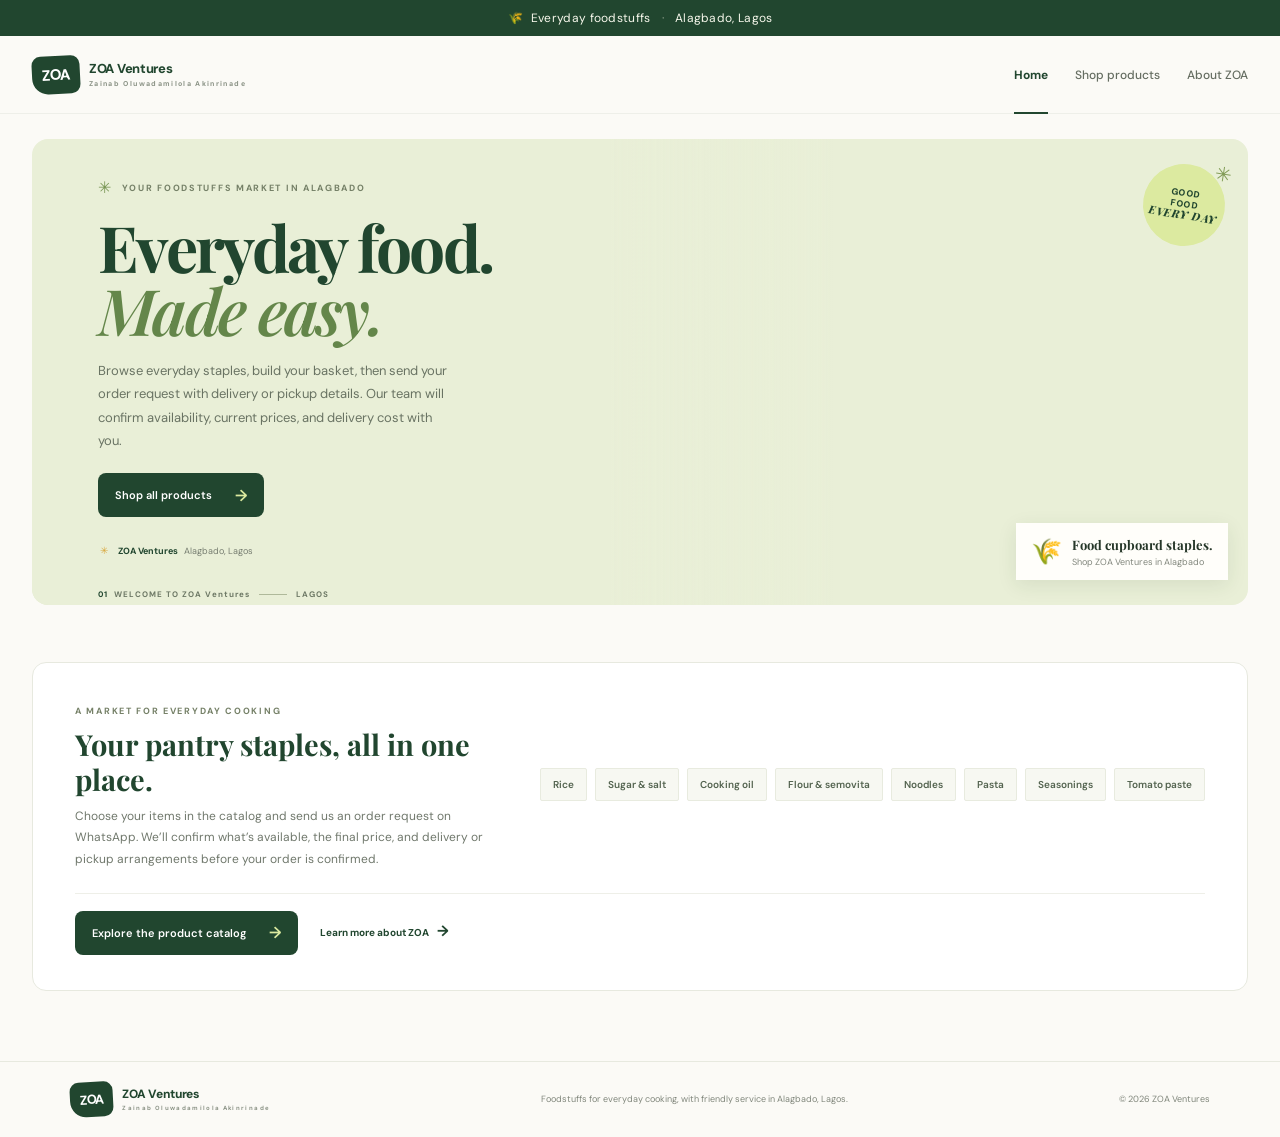
<file: index.html>
<!doctype html>
<html lang="en">
  <head>
    <meta charset="UTF-8" />
    <meta name="viewport" content="width=device-width, initial-scale=1.0" />
    <meta name="theme-color" content="#f8f8f3" />
    <meta name="description" content="Welcome to ZOA Market in Alagbado, Lagos. Shop everyday foodstuffs including rice, sugar, cooking oil, salt, seasonings, tomato paste, flour, noodles, and pasta." />
    <title>ZOA Ventures — Home</title>
    <link rel="preconnect" href="https://fonts.googleapis.com" />
    <link rel="preconnect" href="https://fonts.gstatic.com" crossorigin />
    <link href="https://fonts.googleapis.com/css2?family=DM+Sans:wght@400;500;600;700;800&family=Playfair+Display:wght@600;700;800&display=swap" rel="stylesheet" />
    <link rel="stylesheet" href="main.css" />
  </head>
  <body class="home-page">
    <div class="announcement"><span>🌾</span> Everyday foodstuffs <span class="announcement-divider">·</span> Alagbado, Lagos</div>

    <header class="site-header home-header">
      <a class="brand" href="index.html" aria-label="ZOA Ventures home">
        <span class="brand-mark">ZOA</span>
        <span class="brand-name">ZOA Ventures<span>Zainab Oluwadamilola Akinrinade</span></span>
      </a>
      <nav class="home-nav" aria-label="Main navigation">
        <a class="nav-link active" href="index.html" aria-current="page">Home</a>
        <a class="nav-link" href="product.html">Shop products</a>
        <a class="nav-link" href="about.html">About ZOA</a>
      </nav>
    </header>

    <main>
      <section class="hero home-hero" aria-labelledby="hero-title">
        <div class="hero-copy">
          <div class="eyebrow"><span class="eyebrow-icon">✳</span> YOUR FOODSTUFFS MARKET IN ALAGBADO</div>
          <h1 id="hero-title">Everyday food.<br /><em>Made easy.</em></h1>
          <p>Browse everyday staples, build your basket, then send your order request with delivery or pickup details. Our team will confirm availability, current prices, and delivery cost with you.</p>
          <a class="primary-button" href="product.html">Shop all products <span>→</span></a>
          <div class="hero-proof"><span class="proof-stars">✳</span><span><strong>ZOA Ventures</strong> &nbsp; Alagbado, Lagos</span></div>
        </div>
        <div class="hero-art" role="img" aria-label="A sack of rice, a staple food available at ZOA Ventures">
          <div class="hero-image"></div>
          <div class="floating-note"><span class="note-icon">🌾</span><span><strong>Food cupboard staples.</strong><small>Shop ZOA Ventures in Alagbado</small></span></div>
          <div class="hero-sticker"><span>GOOD<br />FOOD<br /><i>EVERY DAY</i></span><span class="sticker-flower">✳</span></div>
        </div>
        <div class="hero-bottom-label"><span>01</span> &nbsp; WELCOME TO ZOA Ventures <span class="label-line"></span> LAGOS</div>
      </section>

      <section class="home-intro">
        <div>
          <span class="section-kicker">A MARKET FOR EVERYDAY COOKING</span>
          <h2>Your pantry staples, all in one place.</h2>
          <p>Choose your items in the catalog and send us an order request on WhatsApp. We’ll confirm what’s available, the final price, and delivery or pickup arrangements before your order is confirmed.</p>
        </div>
        <div class="home-category-list" aria-label="Foodstuff categories">
          <span>Rice</span><span>Sugar & salt</span><span>Cooking oil</span><span>Flour & semovita</span><span>Noodles</span><span>Pasta</span><span>Seasonings</span><span>Tomato paste</span>
        </div>
        <div class="home-cta-row">
          <a class="primary-button" href="product.html">Explore the product catalog <span>→</span></a>
          <a class="text-link" href="about.html">Learn more about ZOA <span>→</span></a>
        </div>
      </section>
    </main>

    <footer class="site-footer">
      <a class="brand footer-brand" href="index.html"><span class="brand-mark">ZOA</span><span class="brand-name">ZOA Ventures<span>Zainab Oluwadamilola Akinrinade</span></span></a>
      <p>Foodstuffs for everyday cooking, with friendly service in Alagbado, Lagos.</p>
      <span>© 2026 ZOA Ventures</span>
    </footer>
  </body>
</html>
</file>
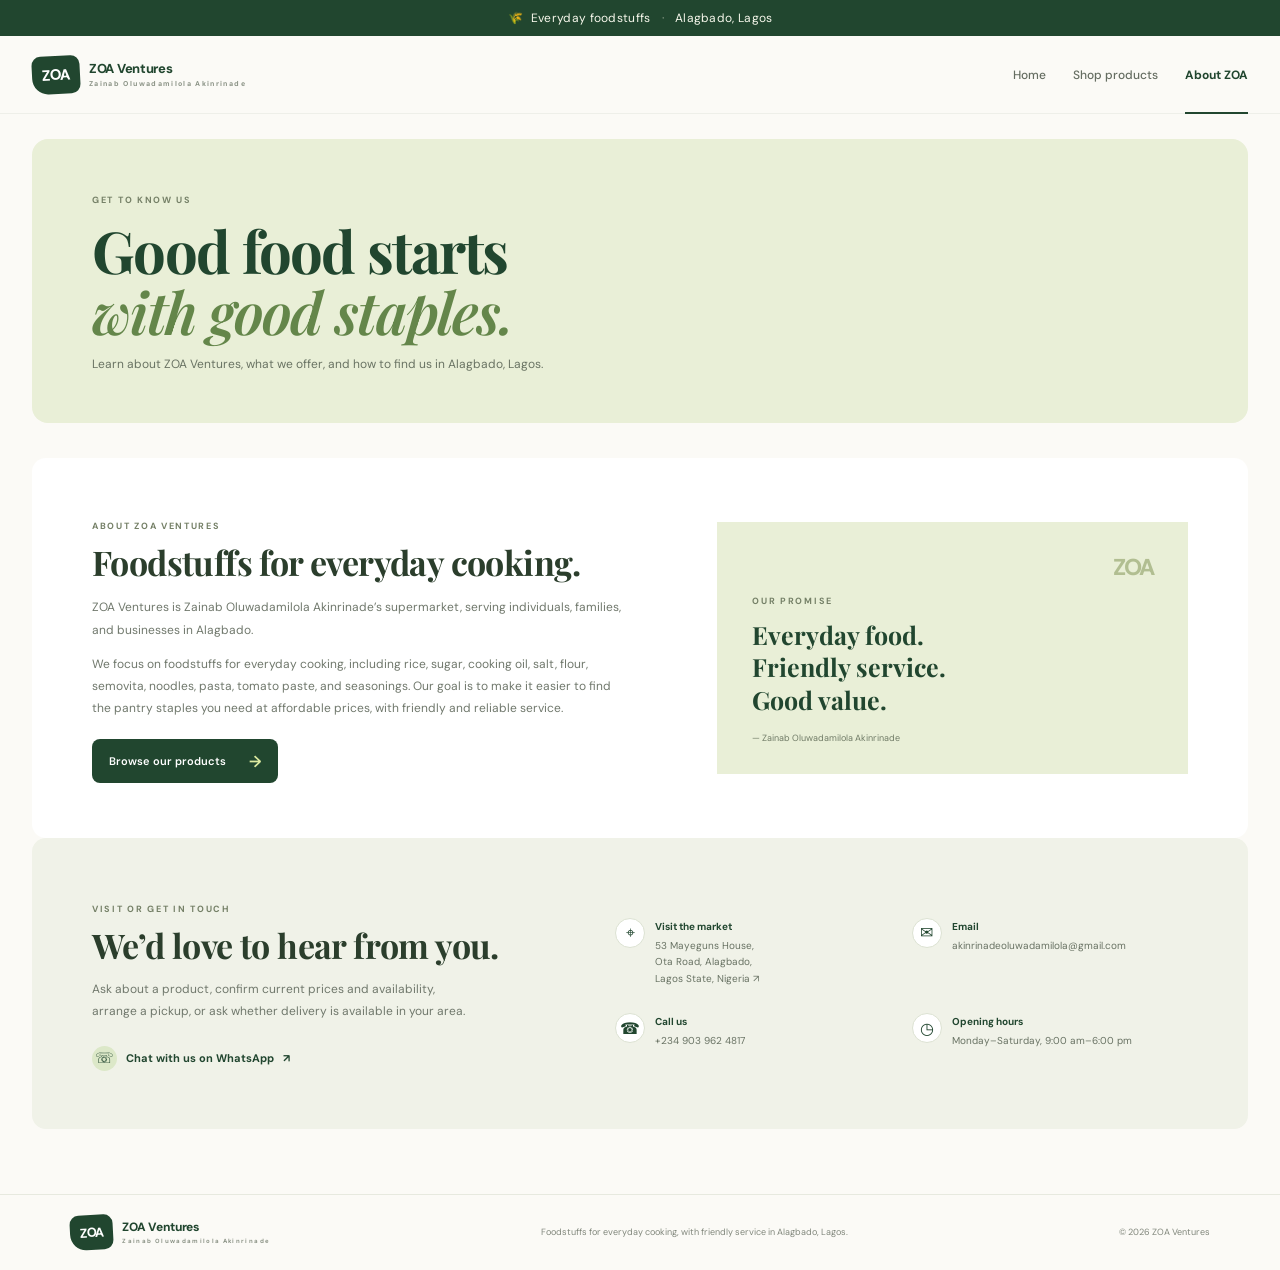
<file: about.html>
<!doctype html>
<html lang="en">
  <head>
    <meta charset="UTF-8" />
    <meta name="viewport" content="width=device-width, initial-scale=1.0" />
    <meta name="theme-color" content="#f8f8f3" />
    <meta name="description" content="Learn about ZOA Ventures, owned by Zinab Oluwadamilola Akinrinade, and find our contact information in Alagbado, Lagos." />
    <title>About & Contact — ZOA Ventures</title>
    <link rel="preconnect" href="https://fonts.googleapis.com" />
    <link rel="preconnect" href="https://fonts.gstatic.com" crossorigin />
    <link href="https://fonts.googleapis.com/css2?family=DM+Sans:wght@400;500;600;700;800&family=Playfair+Display:wght@600;700;800&display=swap" rel="stylesheet" />
    <link rel="stylesheet" href="main.css" />
  </head>
  <body class="about-page">
    <div class="announcement"><span>🌾</span> Everyday foodstuffs <span class="announcement-divider">·</span> Alagbado, Lagos</div>

    <header class="site-header home-header">
      <a class="brand" href="index.html" aria-label="ZOA Ventures home">
        <span class="brand-mark">ZOA</span>
        <span class="brand-name">ZOA Ventures<span>Zainab Oluwadamilola Akinrinade</span></span>
      </a>
      <nav class="home-nav" aria-label="Main navigation">
        <a class="nav-link" href="index.html">Home</a>
        <a class="nav-link" href="product.html">Shop products</a>
        <a class="nav-link active" href="about.html" aria-current="page">About ZOA</a>
      </nav>
    </header>

    <main>
      <section class="about-page-hero">
        <span class="section-kicker">GET TO KNOW US</span>
        <h1>Good food starts<br /><em>with good staples.</em></h1>
        <p>Learn about ZOA Ventures, what we offer, and how to find us in Alagbado, Lagos.</p>
      </section>

      <section class="about-section about-page-section" id="about">
        <div class="about-copy">
          <span class="section-kicker">ABOUT ZOA VENTURES</span>
          <h2>Foodstuffs for everyday cooking.</h2>
          <p>ZOA Ventures is Zainab Oluwadamilola Akinrinade’s supermarket, serving individuals, families, and businesses in Alagbado.</p>
          <p>We focus on foodstuffs for everyday cooking, including rice, sugar, cooking oil, salt, flour, semovita, noodles, pasta, tomato paste, and seasonings. Our goal is to make it easier to find the pantry staples you need at affordable prices, with friendly and reliable service.</p>
          <a class="primary-button" href="product.html">Browse our products <span>→</span></a>
        </div>
        <div class="about-highlight">
          <span class="about-highlight-mark">ZOA</span>
          <span class="section-kicker">OUR PROMISE</span>
          <strong>Everyday food.<br />Friendly service.<br />Good value.</strong>
          <span class="about-owner">— Zainab Oluwadamilola Akinrinade</span>
        </div>
      </section>

      <section class="contact-section about-contact-section" id="contact">
        <div class="contact-intro">
          <span class="section-kicker">VISIT OR GET IN TOUCH</span>
          <h2>We’d love to hear from you.</h2>
          <p>Ask about a product, confirm current prices and availability, arrange a pickup, or ask whether delivery is available in your area.</p>
          <a class="contact-whatsapp" href="https://wa.me/2349039624817" target="_blank" rel="noopener noreferrer"><span>☏</span> Chat with us on WhatsApp <span>↗</span></a>
        </div>
        <div class="contact-details">
          <div class="contact-detail"><span class="contact-detail-icon">⌖</span><span><strong>Visit the market</strong><a href="https://www.google.com/maps/search/?api=1&amp;query=53%20Mayeguns%20House%2C%20Ota%20Road%2C%20Alagbado%2C%20Lagos%20State%2C%20Nigeria" target="_blank" rel="noopener noreferrer">53 Mayeguns House,<br />Ota Road, Alagbado,<br />Lagos State, Nigeria <span>↗</span></a></span></div>
          <div class="contact-detail"><span class="contact-detail-icon">✉</span><span><strong>Email</strong><a href="mailto:akinrinadeoluwadamilola@gmail.com">akinrinadeoluwadamilola@gmail.com</a></span></div>
          <div class="contact-detail"><span class="contact-detail-icon">☎</span><span><strong>Call us</strong><a href="tel:+2349039624817">+234 903 962 4817</a></span></div>
          <div class="contact-detail"><span class="contact-detail-icon">◷</span><span><strong>Opening hours</strong><span>Monday–Saturday, 9:00 am–6:00 pm</span></span></div>
        </div>
      </section>
    </main>

    <footer class="site-footer">
      <a class="brand footer-brand" href="index.html"><span class="brand-mark">ZOA</span><span class="brand-name">ZOA Ventures<span>Zainab Oluwadamilola Akinrinade</span></span></a>
      <p>Foodstuffs for everyday cooking, with friendly service in Alagbado, Lagos.</p>
      <span>© 2026 ZOA Ventures</span>
    </footer>
  </body>
</html>
</file>
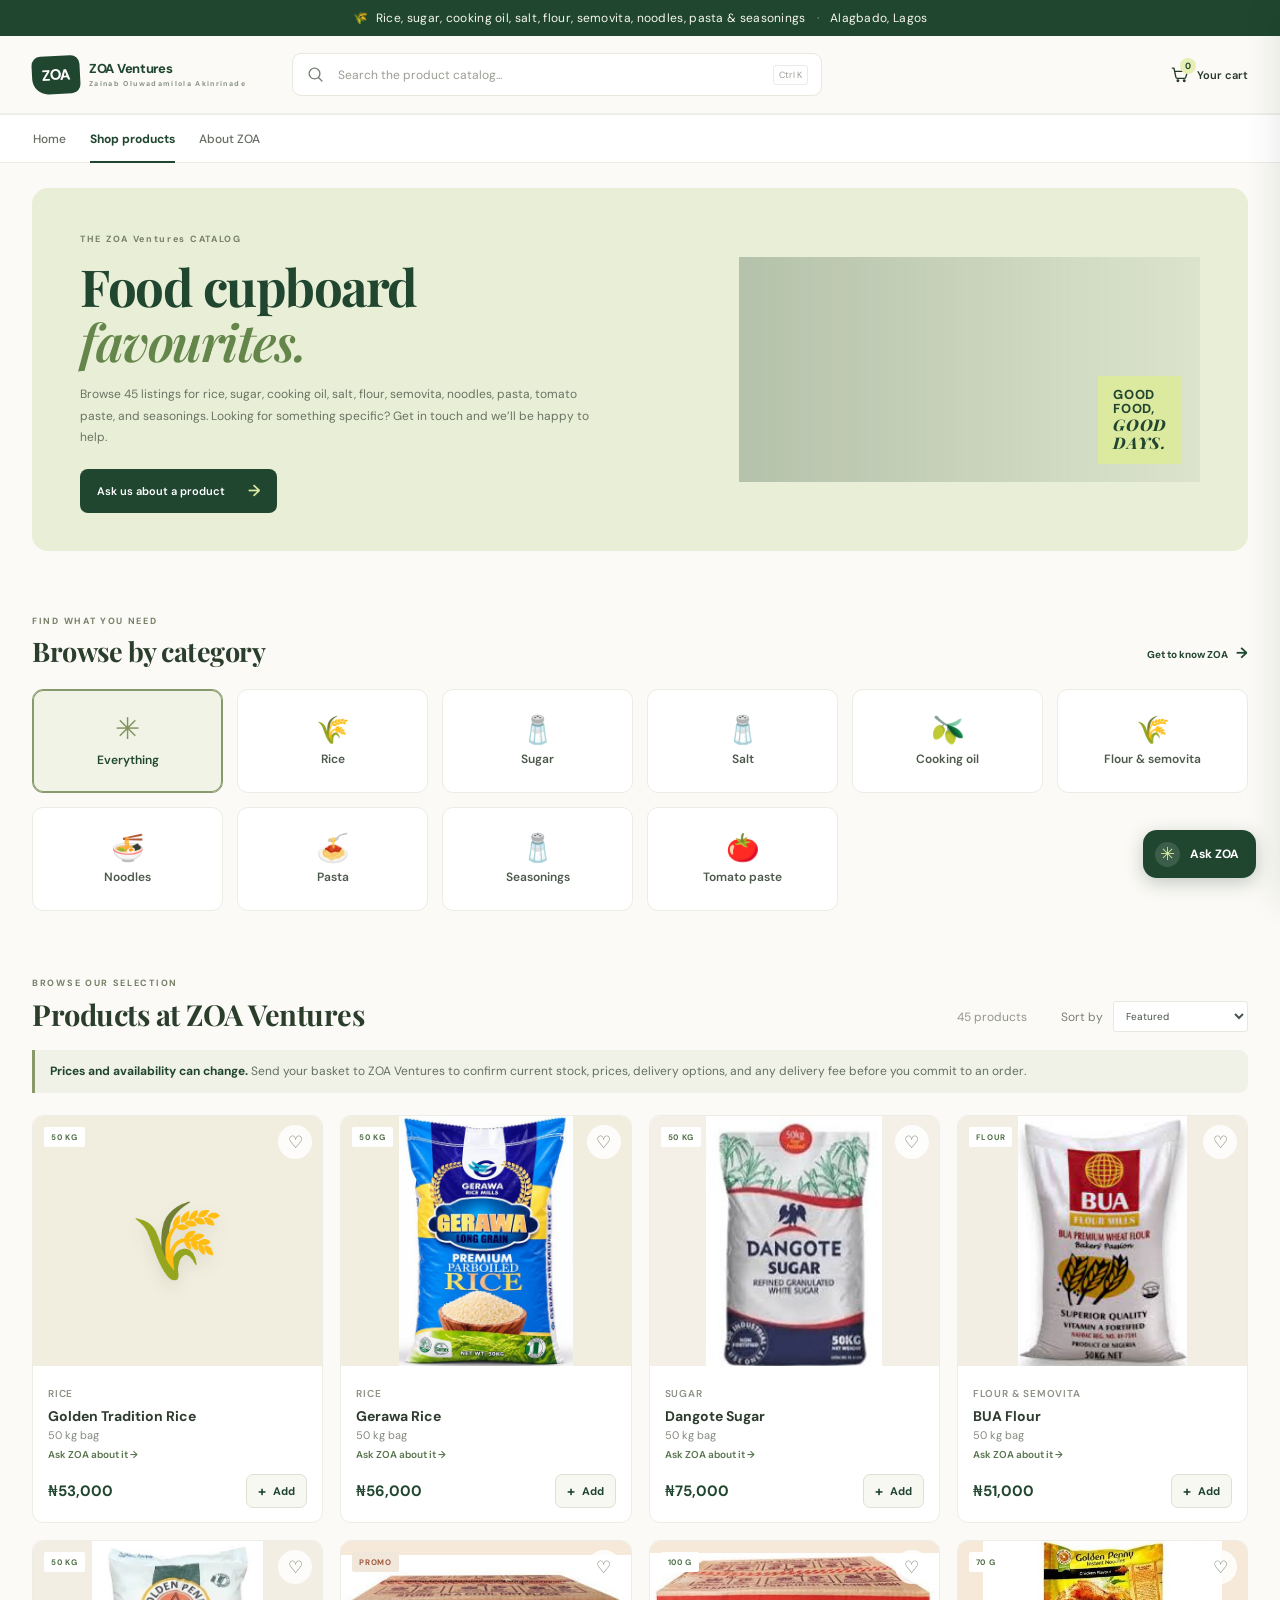
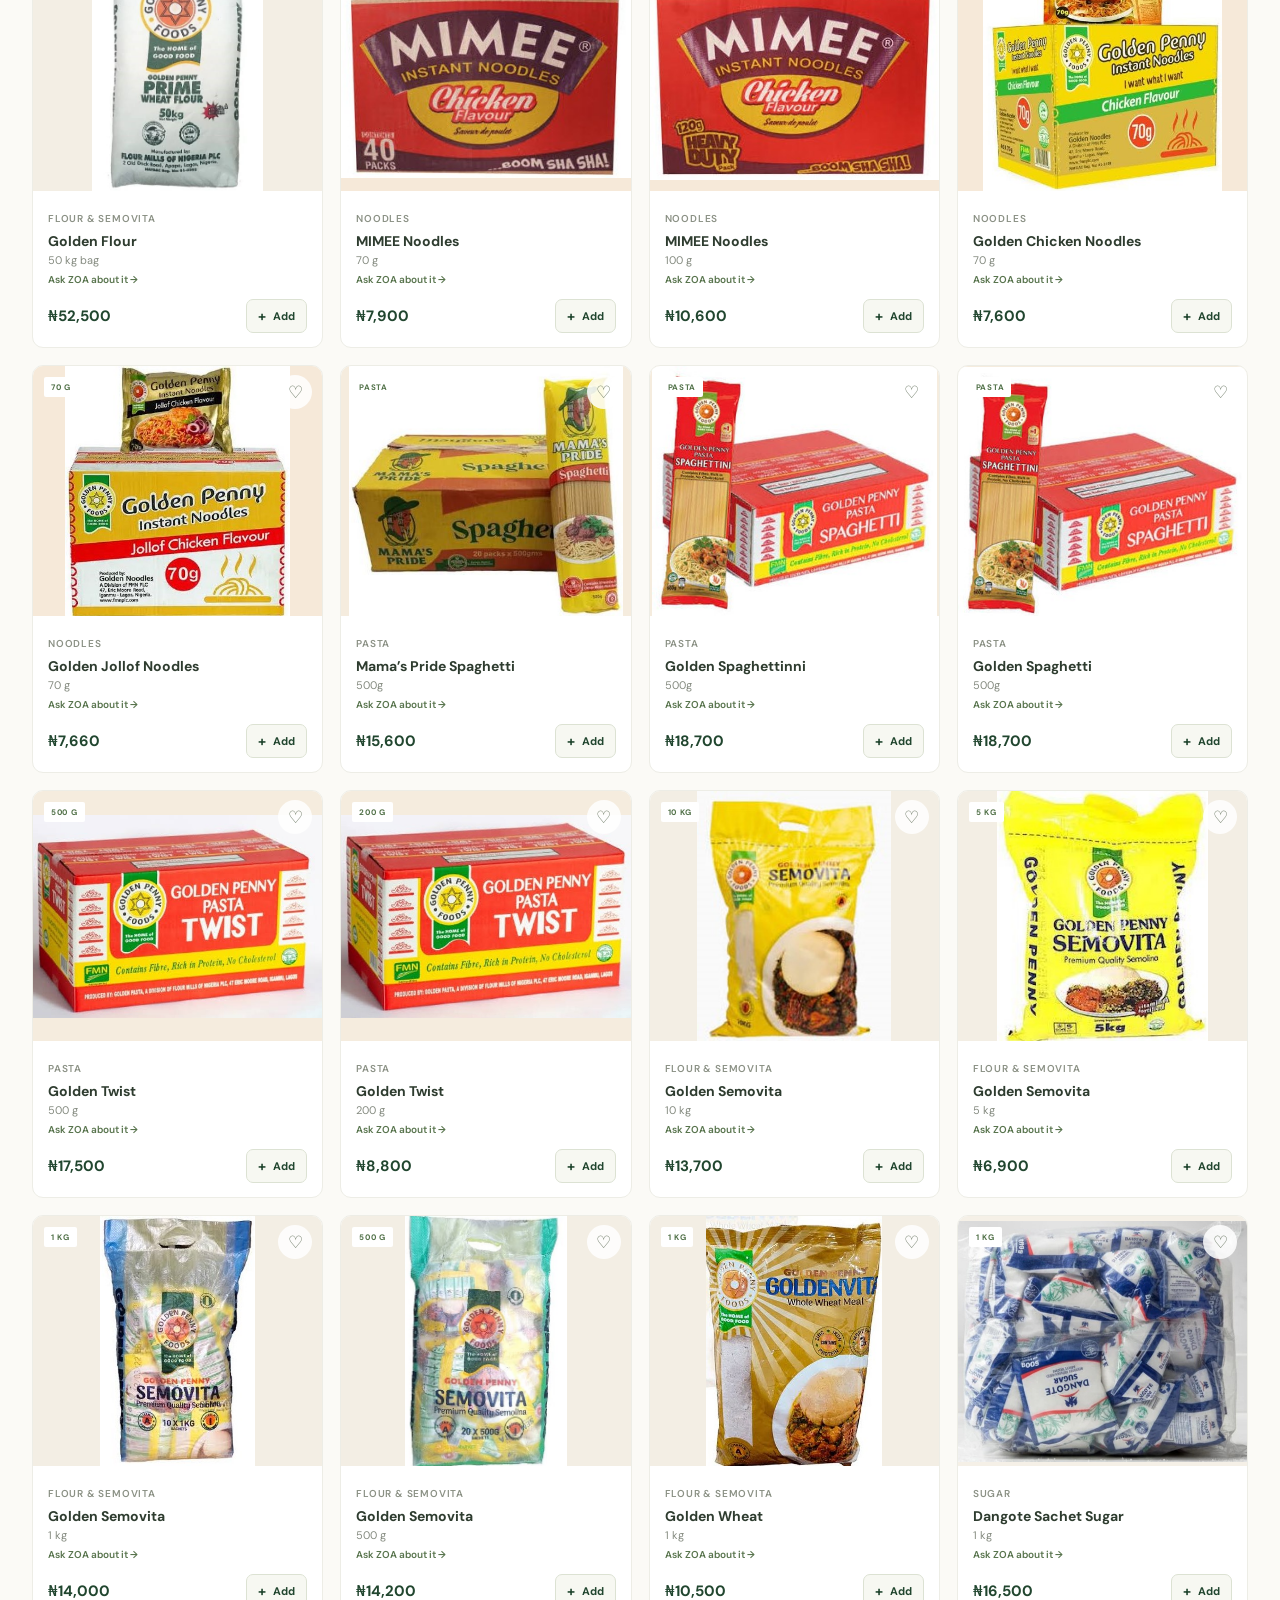
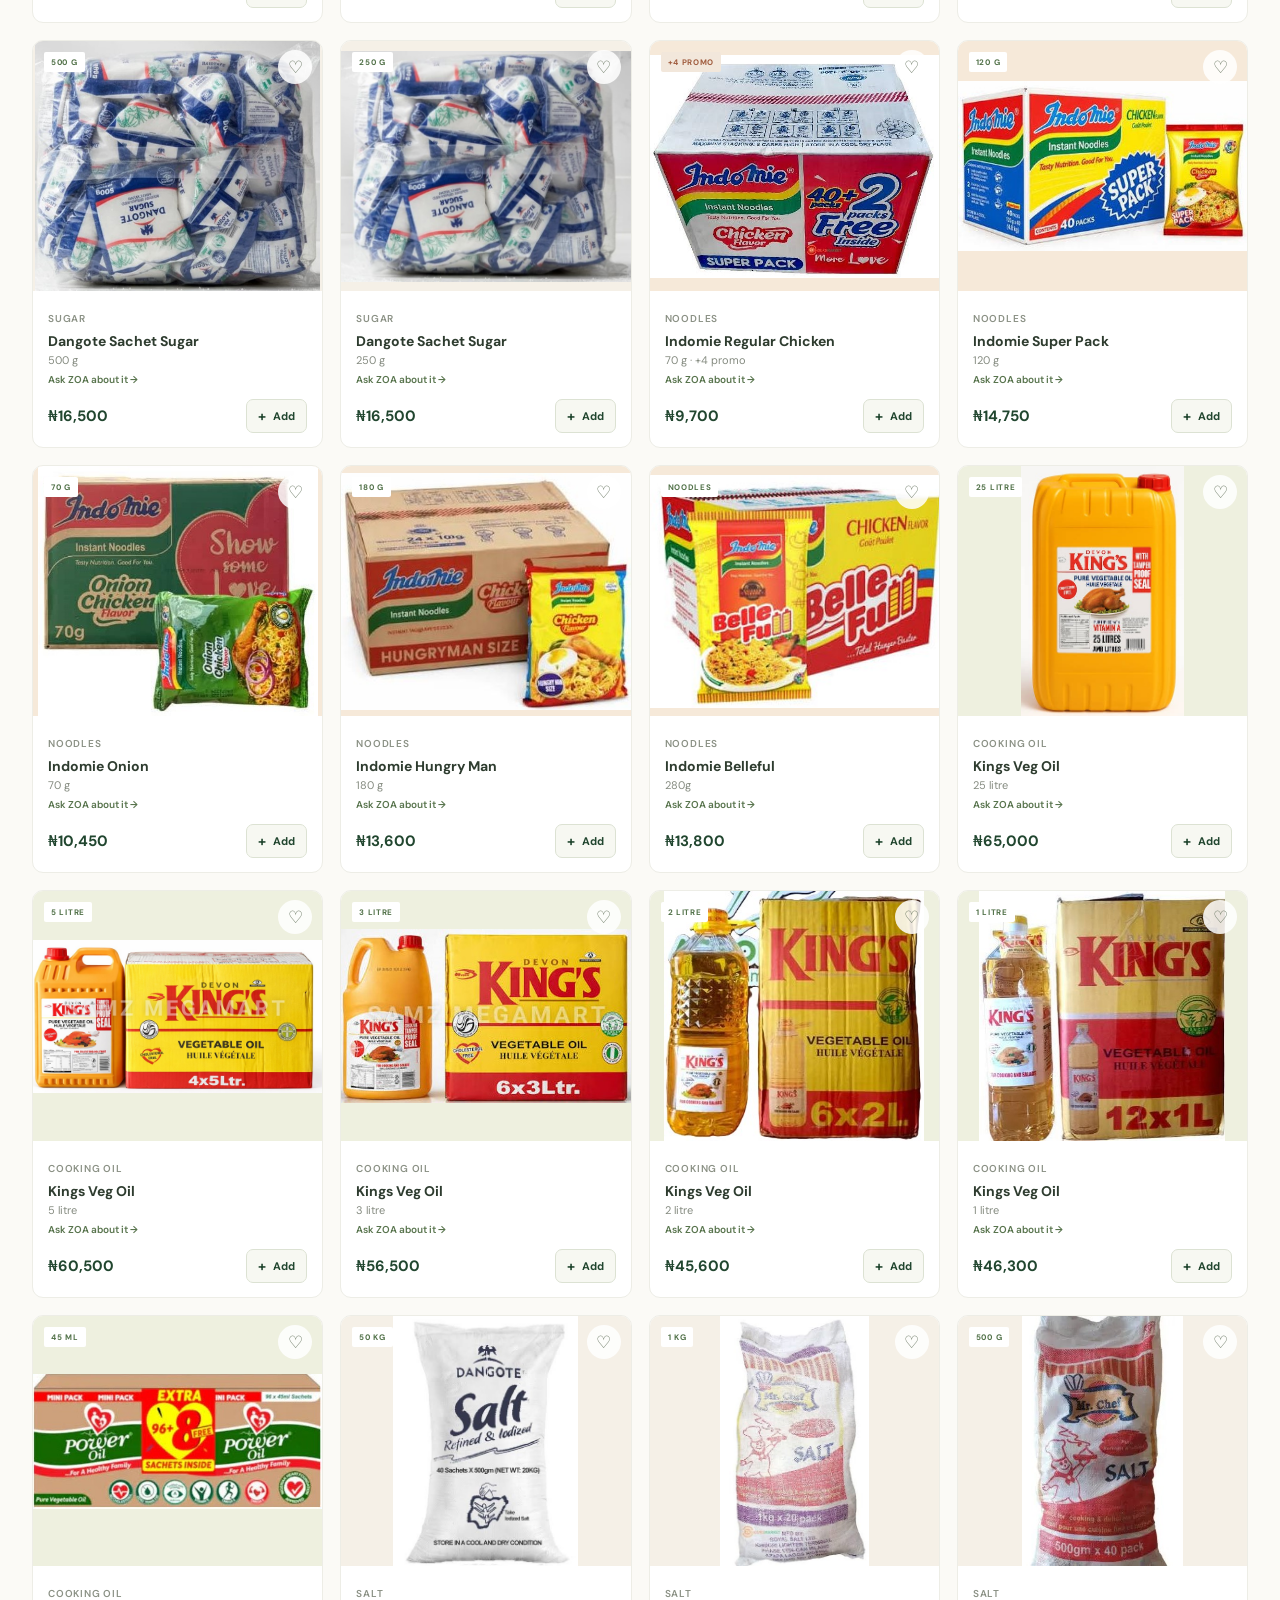
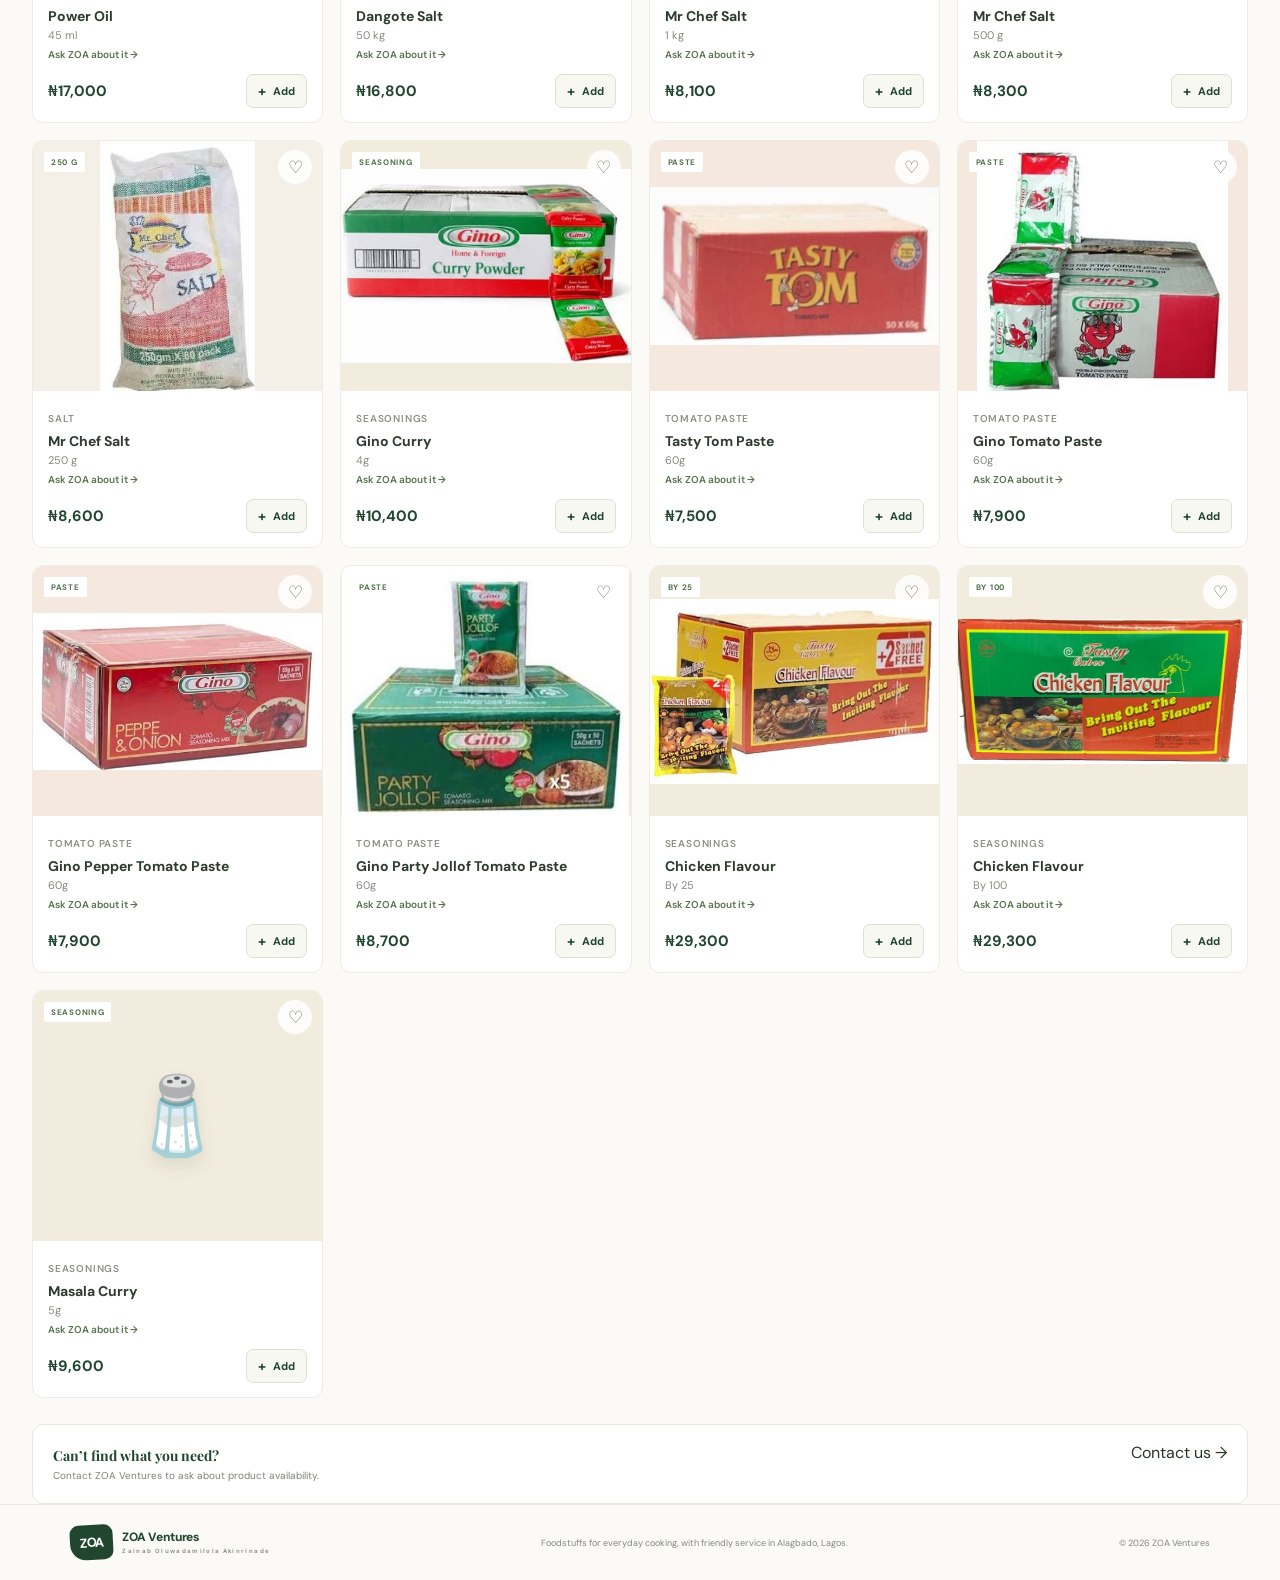
<file: product.html>
<!doctype html>
<html lang="en">
  <head>
    <meta charset="UTF-8" />
    <meta name="viewport" content="width=device-width, initial-scale=1.0" />
    <meta name="theme-color" content="#f8f8f3" />
    <meta name="description" content="Browse 45 foodstuff listings—including rice, sugar, cooking oil, salt, flour, semovita, noodles, pasta, tomato paste, and seasonings—at ZOA Market in Alagbado, Lagos." />
    <title>Shop Products — ZOA Ventures</title>
    <link rel="preconnect" href="https://fonts.googleapis.com" />
    <link rel="preconnect" href="https://fonts.gstatic.com" crossorigin />
    <link href="https://fonts.googleapis.com/css2?family=DM+Sans:wght@400;500;600;700;800&family=Playfair+Display:wght@600;700;800&display=swap" rel="stylesheet" />
    <link rel="stylesheet" href="main.css" />
    <script src="script.js" defer></script>
  </head>
  <body>
    <div class="announcement"><span>🌾</span> Rice, sugar, cooking oil, salt, flour, semovita, noodles, pasta & seasonings <span class="announcement-divider">·</span> Alagbado, Lagos</div>

    <header class="site-header">
      <a class="brand" href="index.html" aria-label="ZOA Market home">
        <span class="brand-mark">ZOA</span>
        <span class="brand-name">ZOA Ventures<span>Zainab Oluwadamilola Akinrinade</span></span>
      </a>
      <form class="search" id="search-form" role="search">
        <svg viewBox="0 0 24 24" aria-hidden="true"><circle cx="10.8" cy="10.8" r="6.8"></circle><path d="m16 16 4.2 4.2"></path></svg>
        <input id="search-input" type="search" placeholder="Search the product catalog..." aria-label="Search products" role="combobox" aria-autocomplete="list" aria-controls="search-suggestions" aria-expanded="false" />
        <kbd>Ctrl K</kbd>
        <div class="search-suggestions" id="search-suggestions" role="listbox" aria-label="Matching products" hidden></div>
      </form>
      <div class="header-actions">
        <button class="icon-button cart-button" id="cart-toggle" type="button" aria-label="Shopping cart, 0 items"><span class="cart-icon-wrap"><svg viewBox="0 0 24 24" aria-hidden="true"><path d="M3 4h2l2.4 11.2a2 2 0 0 0 2 1.6h8.7a2 2 0 0 0 1.9-1.5L22 8H6"></path><circle cx="10" cy="20" r="1"></circle><circle cx="18" cy="20" r="1"></circle></svg><span id="cart-count" class="cart-count">0</span></span><span class="action-label">Your cart</span></button>
      </div>
    </header>

    <nav class="main-nav" aria-label="Main navigation">
      <div class="nav-inner">
        <a class="nav-link" href="index.html">Home</a>
        <a class="nav-link active" id="shop-all-link" href="product.html" aria-current="page">Shop products</a>
        <a class="nav-link" href="about.html">About ZOA</a>
      </div>
    </nav>

    <main>
      <section class="catalog-hero">
        <div>
          <span class="section-kicker">THE ZOA Ventures CATALOG</span>
          <h1>Food cupboard<br /><em>favourites.</em></h1>
          <p>Browse 45 listings for rice, sugar, cooking oil, salt, flour, semovita, noodles, pasta, tomato paste, and seasonings. Looking for something specific? Get in touch and we’ll be happy to help.</p>
          <a class="primary-button" href="about.html#contact">Ask us about a product <span>→</span></a>
        </div>
        <div class="catalog-hero-art" role="img" aria-label="Staple food products at ZOA Market"><span>GOOD<br />FOOD,<br /><em>GOOD<br />DAYS.</em></span></div>
      </section>

      <section class="category-section catalog-categories" aria-label="Browse by category">
        <div class="section-heading">
          <div><span class="section-kicker">FIND WHAT YOU NEED</span><h2>Browse by category</h2></div>
          <a href="about.html" class="text-link">Get to know ZOA <span>→</span></a>
        </div>
        <div class="category-grid" id="category-grid">
          <button class="category-card selected" data-category="All" type="button"><span class="category-emoji all-emoji">✳</span><span>Everything</span></button>
          <button class="category-card" data-category="Rice" type="button"><span class="category-emoji">🌾</span><span>Rice</span></button>
          <button class="category-card" data-category="Sugar" type="button"><span class="category-emoji">🧂</span><span>Sugar</span></button>
          <button class="category-card" data-category="Salt" type="button"><span class="category-emoji">🧂</span><span>Salt</span></button>
          <button class="category-card" data-category="Cooking oil" type="button"><span class="category-emoji">🫒</span><span>Cooking oil</span></button>
          <button class="category-card" data-category="Flour & semovita" type="button"><span class="category-emoji">🌾</span><span>Flour & semovita</span></button>
          <button class="category-card" data-category="Noodles" type="button"><span class="category-emoji">🍜</span><span>Noodles</span></button>
          <button class="category-card" data-category="Pasta" type="button"><span class="category-emoji">🍝</span><span>Pasta</span></button>
          <button class="category-card" data-category="Seasonings" type="button"><span class="category-emoji">🧂</span><span>Seasonings</span></button>
          <button class="category-card" data-category="Tomato paste" type="button"><span class="category-emoji">🍅</span><span>Tomato paste</span></button>
        </div>
      </section>

      <section class="products-section catalog-products" id="shop">
        <div class="section-heading product-heading">
          <div><span class="section-kicker">BROWSE OUR SELECTION</span><h2>Products at ZOA Ventures</h2></div>
          <div class="product-controls">
            <span id="product-result-count" class="result-count"></span>
            <label class="sort-label" for="sort-select">Sort by</label>
            <select id="sort-select" aria-label="Sort products"><option value="featured">Featured</option><option value="price-low">Price: low to high</option><option value="price-high">Price: high to low</option></select>
          </div>
        </div>
        <p class="catalog-notice"><strong>Prices and availability can change.</strong> Send your basket to ZOA Ventures to confirm current stock, prices, delivery options, and any delivery fee before you commit to an order.</p>
        <div id="product-grid" class="product-grid" aria-live="polite"></div>
        <div id="empty-state" class="empty-state" hidden>
          <strong>No matching products found.</strong>
          <p>Try a shorter name, a different spelling, or clear your search to browse everything.</p>
          <button class="outline-button" id="clear-search" type="button">Clear search</button>
        </div>
        <div class="catalog-contact-callout"><span><strong>Can’t find what you need?</strong><small>Contact ZOA Ventures to ask about product availability.</small></span><a class="outline-button" href="about.html#contact">Contact us <span>→</span></a></div>
      </section>
    </main>

    <footer class="site-footer"><a class="brand footer-brand" href="index.html"><span class="brand-mark">ZOA</span><span class="brand-name">ZOA Ventures<span>Zainab Oluwadamilola Akinrinade</span></span></a><p>Foodstuffs for everyday cooking, with friendly service in Alagbado, Lagos.</p><span>© 2026 ZOA Ventures</span></footer>

    <div class="cart-backdrop" id="cart-backdrop"></div>
    <aside class="cart-drawer" id="cart-drawer" aria-label="Your shopping cart" aria-hidden="true">
      <div class="drawer-header"><div><span class="section-kicker">YOUR SELECTED ITEMS</span><h2>Your cart <span id="drawer-count">(0)</span></h2></div><button id="close-cart" class="close-button" type="button" aria-label="Close cart">×</button></div>
      <div id="cart-items" class="cart-items"></div>
      <div id="cart-empty" class="cart-empty"><span>🧺</span><strong>Your basket is empty.</strong><p>Browse our catalog to add a product.</p><button id="start-shopping" class="primary-button" type="button">Browse products <span>→</span></button></div>
      <form id="order-form" class="cart-summary" hidden>
        <div class="order-estimate"><span>Estimated items subtotal</span><strong id="cart-subtotal">₦0</strong></div>
        <p class="order-price-note">Listed prices are estimates only. Delivery fees, availability, and final prices are confirmed by ZOA Market on WhatsApp.</p>
        <label class="order-field" for="customer-name">Your name</label>
        <input id="customer-name" name="customerName" type="text" autocomplete="name" placeholder="Name for this order" required />
        <label class="order-field" for="customer-phone">Your phone number</label>
        <input id="customer-phone" name="customerPhone" type="tel" autocomplete="tel" placeholder="e.g. 080 1234 5678" required />
        <fieldset class="fulfilment-options">
          <legend>How would you like to receive your order?</legend>
          <label><input type="radio" name="fulfilment" value="Delivery" checked /> Delivery</label>
          <label><input type="radio" name="fulfilment" value="Pickup" /> Pick up at 53 Mayeguns House, Ota Road, Alagbado</label>
        </fieldset>
        <div id="delivery-address-field" class="order-address-field">
          <label class="order-field" for="delivery-address">Delivery address</label>
          <textarea id="delivery-address" name="deliveryAddress" rows="2" autocomplete="street-address" placeholder="Street, area, and any helpful directions" required></textarea>
        </div>
        <label class="order-field" for="order-note">Order note <span>(optional)</span></label>
        <textarea id="order-note" name="orderNote" rows="2" placeholder="Anything else we should know?"></textarea>
        <button id="checkout-button" class="primary-button checkout-button" type="submit">Continue to WhatsApp <span>↗</span></button>
        <p class="order-handoff-note">This sends an order request to the ZOA Market team. Your order is not confirmed until they reply.</p>
      </form>
    </aside>
    <div id="toast" class="toast" role="status" aria-live="polite"></div>

    <section class="chat-panel" id="chat-panel" aria-label="ZOA product guide" aria-hidden="true">
      <div class="chat-header"><span class="chat-avatar">Z</span><span class="chat-title"><strong>ZOA Product Guide</strong><small>Product guide · Here to help</small></span><button class="chat-close" id="chat-close" type="button" aria-label="Close chat">×</button></div>
      <div class="chat-disclaimer">Ask about products, listed prices, orders, and delivery. Live stock is not connected; the team can check it for you.</div>
      <div class="chat-messages" id="chat-messages" role="log" aria-live="polite" aria-relevant="additions"></div>
      <form class="chat-form" id="chat-form"><label class="visually-hidden" for="chat-input">Ask ZOA a product question</label><input id="chat-input" name="message" type="text" placeholder="Ask about a product..." autocomplete="off" required /><button type="submit" aria-label="Send message"><span aria-hidden="true">↑</span></button></form>
      <p class="chat-note">For live stock and price confirmation, contact the market.</p>
    </section>
    <button class="chat-launcher" id="chat-launcher" type="button" aria-expanded="false" aria-controls="chat-panel"><span class="chat-launcher-icon" aria-hidden="true">✳</span><span>Ask ZOA</span></button>
  </body>
</html>
</file>
<file: main.css>
:root {
  font-family: "DM Sans", sans-serif;
  color: #263729;
  background: #f8f8f3;
  font-synthesis: none;
  text-rendering: optimizeLegibility;
  --green: #254832;
  --green-dark: #193a27;
  --lime: #d9ed82;
  --cream: #f8f8f3;
  --muted: #777d71;
  --border: #e9e9df;
}

* { box-sizing: border-box; }
html { scroll-behavior: smooth; scroll-padding-top: 100px; }
body { margin: 0; min-width: 320px; }
button, input, select { font: inherit; }
button, a, select { -webkit-tap-highlight-color: transparent; }
a { color: inherit; text-decoration: none; }
button { color: inherit; }

.announcement { height: 34px; display: flex; justify-content: center; align-items: center; gap: 8px; background: var(--green); color: #f7f8ec; font-size: 11px; letter-spacing: .025em; }
.announcement-divider { color: #97a995; margin: 0 3px; }
.site-header { height: 78px; padding: 0 max(calc((100vw - 1216px) / 2), 5.5%); display: flex; align-items: center; gap: 46px; background: var(--cream); }
.brand { display: inline-flex; align-items: center; gap: 9px; flex: 0 0 auto; }
.brand-mark { width: 48px; height: 38px; display: grid; place-items: center; border-radius: 5px 5px 5px 13px; background: var(--green); color: white; font-size: 15px; font-weight: 800; letter-spacing: -1px; line-height: 1; transform: rotate(-3deg); }
.brand-name { color: var(--green); font-size: 13px; line-height: 1; font-weight: 800; letter-spacing: -.3px; }
.brand-name > span { display: block; margin-top: 5px; color: #8a9285; font-size: 7px; font-weight: 700; letter-spacing: 1.35px; }
.search { position: relative; z-index: 4; height: 43px; max-width: 530px; flex: 1; display: flex; align-items: center; gap: 11px; padding: 0 13px; border: 1px solid #e7e8de; border-radius: 6px; background: #fff; }
.search:focus-within { border-color: #91a277; box-shadow: 0 0 0 3px #91a2771a; }
.search svg, .icon-button svg { width: 19px; height: 19px; fill: none; stroke: currentColor; stroke-width: 1.7; stroke-linecap: round; stroke-linejoin: round; }
.search svg { color: #748071; }
.search input { min-width: 0; flex: 1; border: 0; outline: 0; color: var(--green); background: transparent; font-size: 12px; }
.search input::placeholder { color: #999e94; }
.search kbd { padding: 3px 5px; border: 1px solid #ecece6; border-radius: 3px; color: #9a9d93; font-family: inherit; font-size: 9px; }
.search-suggestions { position: absolute; z-index: 12; top: calc(100% + 7px); right: 0; left: 0; max-height: 310px; overflow-y: auto; padding: 5px; border: 1px solid #e4e8dc; border-radius: 5px; background: #fffefa; box-shadow: 0 12px 28px #203d2a1c; }
.search-suggestions[hidden] { display: none; }
.search-suggestion { width: 100%; display: flex; align-items: center; justify-content: space-between; gap: 12px; padding: 10px; border: 0; border-radius: 3px; background: transparent; color: #435443; text-align: left; cursor: pointer; }
.search-suggestion:hover, .search-suggestion:focus-visible { outline: 0; background: #f0f3e8; }
.search-suggestion > span { min-width: 0; }
.search-suggestion strong, .search-suggestion small { display: block; }
.search-suggestion strong { overflow: hidden; color: var(--green); font-size: 11px; text-overflow: ellipsis; white-space: nowrap; }
.search-suggestion small { margin-top: 4px; color: #858c80; font-size: 9px; }
.search-suggestion b { flex: 0 0 auto; color: var(--green); font-size: 10px; }
.search-suggestion-empty { margin: 0; padding: 13px 10px; color: #737b6d; font-size: 10px; line-height: 1.5; }
.header-actions { display: flex; gap: 23px; margin-left: auto; }
.icon-button { display: flex; align-items: center; gap: 8px; padding: 5px 0; border: 0; background: transparent; cursor: pointer; font-size: 11px; font-weight: 600; }
.cart-icon-wrap { position: relative; display: flex; }
.cart-count { position: absolute; top: -7px; right: -7px; min-width: 16px; height: 16px; display: grid; place-items: center; padding: 0 4px; border-radius: 20px; background: #e7efb5; color: var(--green); font-size: 9px; font-weight: 700; }
.main-nav { height: 47px; border-top: 1px solid #edede6; border-bottom: 1px solid #edede6; background: #fff; }
.nav-inner { max-width: 1216px; height: 100%; display: flex; align-items: center; gap: 31px; margin: 0 auto; padding: 0 1px; }
.nav-link { height: 100%; display: flex; align-items: center; position: relative; color: #656d61; font-size: 11px; font-weight: 500; }
.nav-link.active { color: var(--green); font-weight: 700; }
.nav-link.active::after { position: absolute; right: 0; bottom: -1px; left: 0; height: 2px; background: var(--green); content: ""; }
.nav-sale { color: #ad644b; }
.nav-sale span { padding-left: 4px; }
.delivery-note { display: flex; align-items: center; gap: 7px; margin-left: auto; color: #737b6f; font-size: 10px; }
.delivery-note strong { color: var(--green); font-weight: 700; }
.delivery-note > span:last-child { margin-left: -4px; color: var(--green); }
.delivery-dot { width: 7px; height: 7px; border-radius: 50%; background: #7cad5e; }

.hero { position: relative; max-width: 1216px; min-height: 390px; display: grid; grid-template-columns: .95fr 1.05fr; margin: 25px auto 0; overflow: hidden; background: #e9efd7; }
.hero-copy { z-index: 1; display: flex; align-items: flex-start; flex-direction: column; justify-content: center; padding: 38px 20px 48px 66px; }
.eyebrow, .section-kicker { color: #758067; font-size: 9px; font-weight: 700; letter-spacing: 1.7px; }
.eyebrow { display: flex; align-items: center; gap: 9px; margin-bottom: 17px; }
.eyebrow-icon { color: #779452; font-size: 16px; }
.hero h1 { margin: 0; color: var(--green); font-family: "Playfair Display", serif; font-size: clamp(49px, 5vw, 68px); font-weight: 700; line-height: .99; letter-spacing: -2.7px; }
.hero h1 em { color: #64864a; font-weight: 600; }
.hero-copy > p { max-width: 350px; margin: 17px 0 21px; color: #697363; font-size: 13px; line-height: 1.8; }
.primary-button { min-height: 42px; display: inline-flex; align-items: center; justify-content: center; gap: 23px; padding: 0 17px; border: 0; border-radius: 4px; background: var(--green); color: white; font-size: 11px; font-weight: 600; cursor: pointer; transition: background .2s, transform .2s; }
.primary-button:hover { transform: translateY(-1px); background: #345e41; }
.primary-button span { color: var(--lime); font-size: 16px; }
.hero-proof { display: flex; align-items: center; gap: 9px; margin-top: 27px; color: #767d70; font-size: 9px; }
.hero-proof strong { color: var(--green); }
.avatar-stack { display: flex; padding-left: 2px; }
.avatar-stack span { width: 23px; height: 23px; display: grid; place-items: center; margin-left: -3px; border: 2px solid #e9efd7; border-radius: 50%; background: #f9f6ec; font-size: 12px; }
.proof-stars { margin-left: 2px; color: #d9a63b; font-size: 10px; letter-spacing: 1px; }
.hero-art { position: relative; min-height: 390px; overflow: hidden; }
.hero-image { position: absolute; inset: 0; background: linear-gradient(90deg, #e9efd7 0%, rgba(233,239,215,.35) 14%, rgba(233,239,215,0) 35%), url("https://images.unsplash.com/photo-1586201375761-83865001e31c?auto=format&fit=crop&w=1100&q=85") center 51% / cover no-repeat; }
.floating-note { position: absolute; right: 20px; bottom: 25px; display: flex; align-items: center; gap: 10px; padding: 12px 15px; background: #fffefa; box-shadow: 0 5px 20px #203f2518; }
.note-icon { color: #729153; font-size: 25px; }
.floating-note strong, .floating-note small { display: block; }
.floating-note strong { font-family: "Playfair Display", serif; font-size: 13px; }
.floating-note small { margin-top: 3px; color: #82877d; font-size: 9px; }
.hero-sticker { position: absolute; top: 25px; right: 23px; width: 82px; height: 82px; display: flex; align-items: center; justify-content: center; flex-direction: column; border-radius: 50%; background: var(--lime); color: var(--green); text-align: center; transform: rotate(9deg); }
.hero-sticker > span:first-child { font-size: 9px; font-weight: 800; line-height: 1.18; letter-spacing: .6px; }
.hero-sticker i { font-family: "Playfair Display", serif; font-size: 11px; }
.sticker-flower { position: absolute; top: -8px; right: -2px; color: #819b56; font-size: 20px; }
.hero-bottom-label { position: absolute; bottom: 0; left: 0; display: flex; align-items: center; width: 46%; height: 22px; padding-left: 66px; background: #e9efd7; color: #6d7865; font-size: 8px; font-weight: 700; letter-spacing: 1px; }
.hero-bottom-label > span:first-child { color: var(--green); }
.label-line { width: 28px; height: 1px; margin: 0 9px; background: #afb99a; }
.catalog-notice { margin: 18px 0 0; padding: 12px 15px; border-left: 3px solid #89996a; background: #f0f2e8; color: #65705f; font-size: 10px; line-height: 1.6; }
.catalog-notice strong { color: var(--green); }
.catalog-hero { max-width: 1216px; min-height: 310px; display: grid; grid-template-columns: 1.15fr .85fr; gap: 35px; align-items: center; margin: 25px auto 0; padding: 38px 48px; background: #e9efd7; }
.catalog-hero h1 { margin: 12px 0 0; color: var(--green); font-family: "Playfair Display", serif; font-size: clamp(37px, 4vw, 51px); line-height: 1.08; letter-spacing: -1.5px; }
.catalog-hero h1 em { color: #64864a; font-weight: 600; }
.catalog-hero p { max-width: 520px; margin: 15px 0 20px; color: #697363; font-size: 12px; line-height: 1.8; }
.catalog-hero-art { min-height: 225px; display: flex; align-items: flex-end; justify-content: flex-end; padding: 18px; background: linear-gradient(90deg, #193a2740, #193a2710), url("https://images.unsplash.com/photo-1586201375761-83865001e31c?auto=format&fit=crop&w=900&q=85") center 51% / cover no-repeat; }
.catalog-hero-art > span { padding: 12px 15px; background: var(--lime); color: var(--green); font-family: "DM Sans", sans-serif; font-size: 13px; font-weight: 800; line-height: 1.08; letter-spacing: .7px; }
.catalog-hero-art em { font-family: "Playfair Display", serif; font-size: 16px; }
.catalog-categories { margin-top: 45px; }
.catalog-products { margin-top: 46px; }
.catalog-contact-callout { display: flex; align-items: center; justify-content: space-between; margin-top: 26px; padding: 17px 20px; border: 1px solid #e7e9df; background: #fff; }
.catalog-contact-callout strong, .catalog-contact-callout small { display: block; }
.catalog-contact-callout strong { color: var(--green); font-family: "Playfair Display", serif; font-size: 14px; }
.catalog-contact-callout small { margin-top: 4px; color: #7c8378; font-size: 10px; }
.catalog-contact-callout .outline-button { text-decoration: none; }
.about-section { max-width: 1216px; display: grid; grid-template-columns: 1.1fr .9fr; gap: 50px; align-items: center; margin: 76px auto 0; padding: 55px 60px; background: #fff; }
.about-copy h2, .contact-intro h2 { max-width: 510px; margin: 9px 0 14px; color: #2b3e2c; font-family: "Playfair Display", serif; font-size: 34px; line-height: 1.15; letter-spacing: -.6px; }
.about-copy p, .contact-intro p { max-width: 535px; color: #70786c; font-size: 12px; line-height: 1.85; }
.about-copy .primary-button { margin-top: 8px; }
.about-highlight { min-height: 252px; display: flex; align-items: flex-start; justify-content: center; flex-direction: column; padding: 30px 35px; background: #e9efd7; }
.about-highlight-mark { align-self: flex-end; margin-bottom: auto; color: #b1be91; font-size: 23px; font-weight: 800; letter-spacing: -2px; }
.about-highlight .section-kicker { margin-top: -9px; }
.about-highlight > strong { margin-top: 12px; color: var(--green); font-family: "Playfair Display", serif; font-size: 25px; line-height: 1.3; }
.about-owner { margin-top: 16px; color: #707b66; font-size: 9px; }
.contact-section { max-width: 1216px; display: grid; grid-template-columns: .9fr 1.1fr; gap: 55px; margin: 0 auto; padding: 58px 60px; background: #f0f2e8; }
.contact-intro h2 { margin-bottom: 9px; }
.contact-intro p { max-width: 390px; }
.contact-whatsapp { display: inline-flex; align-items: center; gap: 9px; margin-top: 12px; color: var(--green); font-size: 11px; font-weight: 700; }
.contact-whatsapp > span:first-child { width: 25px; height: 25px; display: grid; place-items: center; border-radius: 50%; background: #dce8c8; font-size: 15px; }
.contact-details { display: grid; grid-template-columns: 1fr 1fr; gap: 26px 20px; align-content: center; }
.contact-detail { display: flex; align-items: flex-start; gap: 10px; }
.contact-detail-icon { width: 30px; height: 30px; display: grid; flex: 0 0 30px; place-items: center; border: 1px solid #dce2d2; border-radius: 50%; background: #fff; color: var(--green); font-size: 16px; }
.contact-detail strong, .contact-detail a, .contact-detail > span:last-child > span { display: block; }
.contact-detail strong { margin: 2px 0 5px; color: var(--green); font-size: 10px; }
.contact-detail a, .contact-detail > span:last-child > span { color: #687263; font-size: 10px; line-height: 1.65; }
.contact-detail a:hover { color: #345e41; text-decoration: underline; }

.category-section, .products-section { max-width: 1216px; margin: 57px auto 0; }
.section-heading { display: flex; align-items: flex-end; justify-content: space-between; }
.section-heading h2 { margin: 6px 0 0; color: #2b3e2c; font-family: "Playfair Display", serif; font-size: 27px; line-height: 1.2; letter-spacing: -.5px; }
.text-link { padding-bottom: 4px; color: var(--green); font-size: 10px; font-weight: 700; }
.text-link span { padding-left: 6px; font-size: 15px; }
.category-grid { display: grid; grid-template-columns: repeat(6, 1fr); gap: 14px; margin-top: 22px; }
.category-card { min-height: 97px; display: flex; align-items: center; justify-content: center; flex-direction: column; gap: 8px; border: 1px solid #ecece4; border-radius: 4px; background: #fff; color: #4d594c; cursor: pointer; font-size: 10px; font-weight: 600; transition: border-color .18s, background .18s, transform .18s; }
.category-card:hover { transform: translateY(-2px); border-color: #bdc9a1; }
.category-card.selected { border-color: #879a6b; background: #f0f3e6; color: var(--green); }
.category-emoji { font-size: 27px; line-height: 1; }
.all-emoji { color: #83945f; font-size: 30px; }
.products-section { margin-top: 59px; }
.product-heading { align-items: flex-end; }
.product-heading h2 { font-size: 29px; }
.title-spark { color: #9dad72; font-family: "DM Sans", sans-serif; font-size: 19px; vertical-align: 4px; }
.product-controls { display: flex; align-items: center; gap: 10px; color: #7b8176; font-size: 10px; }
.result-count { margin-right: 11px; color: #91968d; }
.sort-label { margin-left: 13px; }
.product-controls select { padding: 7px 24px 7px 8px; border: 1px solid #e7e8df; border-radius: 3px; background: #fff; color: #485449; font-size: 10px; outline-color: #91a277; }
.product-grid { display: grid; grid-template-columns: repeat(4, 1fr); gap: 17px; margin-top: 22px; }
.product-card { position: relative; min-width: 0; border: 1px solid #edede6; background: #fff; transition: transform .2s, box-shadow .2s; }
.product-card:hover { transform: translateY(-3px); box-shadow: 0 8px 24px #2637290a; }
.product-image { position: relative; height: 240px; display: grid; place-items: center; overflow: hidden; background: var(--product-bg, #eef1e4); }
.product-image img { position: absolute; inset: 0; display: block; width: 100%; height: 100%; object-fit: contain; }
.product-image .product-emoji { font-size: 76px; filter: drop-shadow(0 8px 8px #26372918); }
.product-badge { position: absolute; top: 11px; left: 11px; padding: 5px 7px; border-radius: 2px; background: #fff; color: #517148; font-size: 8px; font-weight: 700; letter-spacing: .7px; text-transform: uppercase; }
.product-badge.sale { background: #f2e7db; color: #a05c3e; }
.wishlist-button { position: absolute; top: 9px; right: 10px; width: 29px; height: 29px; display: grid; place-items: center; border: 0; border-radius: 50%; background: #ffffffd9; color: #65735e; cursor: pointer; font-size: 17px; }
.wishlist-button.is-saved { color: #ca6a5c; }
.product-info { padding: 13px 13px 12px; }
.product-category { color: #8b9185; font-size: 8px; font-weight: 600; letter-spacing: .8px; text-transform: uppercase; }
.product-name { margin: 5px 0 3px; color: #2e3c2f; font-size: 12px; font-weight: 700; }
.product-detail { min-height: 14px; color: #858b80; font-size: 9px; }
.product-question { margin-top: 6px; padding: 0; border: 0; background: transparent; color: #58744d; cursor: pointer; font-size: 9px; font-weight: 600; }
.product-question:hover { color: #284c33; text-decoration: underline; }
.product-bottom { display: flex; align-items: center; justify-content: space-between; margin-top: 11px; }
.product-price { color: var(--green); font-size: 13px; font-weight: 700; }
.product-price del { margin-left: 4px; color: #9b9f96; font-size: 9px; font-weight: 400; }
.add-button { min-height: 29px; display: inline-flex; align-items: center; gap: 7px; padding: 0 9px; border: 1px solid #dce2d3; border-radius: 3px; background: #f7f8f2; color: var(--green); cursor: pointer; font-size: 9px; font-weight: 700; }
.add-button:hover { border-color: var(--green); background: #eff3e7; }
.add-button span { font-size: 14px; }
.empty-state { padding: 48px 0; color: #7d8377; text-align: center; font-size: 13px; }
.empty-state strong { color: var(--green); font-family: "Playfair Display", serif; font-size: 20px; }
.empty-state p { margin: 8px 0 16px; font-size: 11px; }
.promise-strip { max-width: 1216px; min-height: 97px; display: flex; align-items: center; justify-content: space-around; margin: 59px auto 45px; background: #eef1e4; }
.promise-strip > div { display: flex; align-items: center; gap: 12px; }
.promise-icon { font-size: 24px; }
.promise-strip strong, .promise-strip small { display: block; }
.promise-strip strong { color: var(--green); font-family: "Playfair Display", serif; font-size: 12px; }
.promise-strip small { margin-top: 4px; color: #7e8579; font-size: 9px; }
.promise-separator { width: 1px; height: 35px; background: #d9decd; }
.site-footer { min-height: 76px; display: flex; align-items: center; justify-content: space-between; padding: 0 max(calc((100vw - 1216px) / 2), 5.5%); border-top: 1px solid var(--border); }
.footer-brand .brand-mark { width: 43px; height: 35px; font-size: 13px; }
.footer-brand .brand-name { font-size: 12px; }
.footer-brand .brand-name > span { font-size: 6px; }
.site-footer > p, .site-footer > span { color: #81877c; font-size: 9px; }
.cart-backdrop { position: fixed; z-index: 5; inset: 0; visibility: hidden; background: #10231855; opacity: 0; transition: opacity .25s, visibility .25s; }
.cart-backdrop.open { visibility: visible; opacity: 1; }
.cart-drawer { position: fixed; z-index: 6; top: 0; right: 0; bottom: 0; width: min(420px, 100%); display: flex; flex-direction: column; padding: 25px; background: #fbfbf7; box-shadow: -10px 0 35px #16291a1c; transform: translateX(102%); transition: transform .28s ease; }
.cart-drawer.open { transform: translateX(0); }
.drawer-header { display: flex; align-items: center; justify-content: space-between; padding-bottom: 17px; border-bottom: 1px solid var(--border); }
.drawer-header h2 { margin: 5px 0 0; font-family: "Playfair Display", serif; font-size: 24px; }
.drawer-header h2 span { color: #899084; font-family: "DM Sans", sans-serif; font-size: 12px; font-weight: 500; }
.close-button { width: 32px; height: 32px; border: 0; border-radius: 50%; background: #eff1e8; cursor: pointer; font-size: 23px; }
.cart-items { flex: 1; overflow: auto; }
.cart-item { display: grid; grid-template-columns: 64px 1fr auto; align-items: center; gap: 12px; padding: 15px 0; border-bottom: 1px solid var(--border); }
.cart-item-image { width: 64px; height: 64px; display: grid; place-items: center; overflow: hidden; background: #eef0e5; font-size: 34px; }
.cart-item-image img { box-sizing: border-box; width: 100%; height: 100%; padding: 4px; object-fit: contain; }
.cart-item-name { margin: 0 0 5px; font-size: 11px; font-weight: 700; }
.cart-item-variant { display: block; margin: -2px 0 4px; color: #7c8378; font-size: 9px; }
.cart-item-price { color: #7c8378; font-size: 10px; }
.quantity-control { display: inline-flex; align-items: center; gap: 9px; margin-top: 7px; border: 1px solid #e2e5da; border-radius: 3px; }
.quantity-control button { width: 23px; height: 22px; border: 0; background: transparent; cursor: pointer; font-size: 13px; }
.quantity-control span { min-width: 12px; text-align: center; font-size: 10px; }
.remove-item-button { display: block; margin-top: 7px; padding: 2px 0; border: 0; background: transparent; color: #a3473e; cursor: pointer; font: inherit; font-size: 10px; text-decoration: underline; text-underline-offset: 2px; }
.remove-item-button:hover { color: #7f2e27; }
.cart-item-total { align-self: start; padding-top: 3px; color: var(--green); font-size: 11px; font-weight: 700; }
.cart-empty { display: flex; align-items: center; flex: 1; justify-content: center; flex-direction: column; text-align: center; }
.cart-empty > span { margin-bottom: 14px; font-size: 42px; }
.cart-empty > strong { color: var(--green); font-family: "Playfair Display", serif; font-size: 19px; }
.cart-empty p { margin: 7px 0 19px; color: #868c81; font-size: 11px; }
.cart-summary { padding-top: 18px; border-top: 1px solid var(--border); }
.cart-summary > div { display: flex; justify-content: space-between; color: #687264; font-size: 12px; }
.cart-summary > div strong { color: var(--green); font-size: 15px; }
.cart-summary > small { display: block; margin-top: 7px; color: #90958b; font-size: 9px; }
.checkout-button { width: 100%; justify-content: space-between; margin-top: 17px; }
.cart-summary > p { color: #7f8679; text-align: center; font-size: 9px; }
.toast { position: fixed; z-index: 8; right: 25px; bottom: 82px; padding: 12px 17px; background: var(--green); color: #fff; box-shadow: 0 5px 20px #1c352444; font-size: 11px; opacity: 0; pointer-events: none; transform: translateY(10px); transition: opacity .2s, transform .2s; }
.toast.show { opacity: 1; transform: translateY(0); }
.chat-launcher { position: fixed; z-index: 4; right: 24px; bottom: 22px; min-height: 48px; display: inline-flex; align-items: center; gap: 10px; padding: 0 17px 0 12px; border: 0; border-radius: 28px; background: var(--green); color: #fff; box-shadow: 0 5px 18px #203d2a40; cursor: pointer; font-size: 12px; font-weight: 700; transition: transform .2s, background .2s; }
.chat-launcher:hover { transform: translateY(-2px); background: #345e41; }
.chat-launcher-icon { width: 25px; height: 25px; display: grid; place-items: center; border-radius: 50%; background: #ffffff20; color: var(--lime); font-size: 18px; }
.chat-panel { position: fixed; z-index: 7; right: 24px; bottom: 82px; width: min(370px, calc(100vw - 32px)); height: min(520px, calc(100vh - 112px)); display: flex; flex-direction: column; overflow: hidden; border: 1px solid #e4e8dc; border-radius: 10px; background: #fffefa; box-shadow: 0 16px 50px #203d2a2c; opacity: 0; pointer-events: none; transform: translateY(12px) scale(.98); transform-origin: bottom right; visibility: hidden; }
.chat-panel.open { opacity: 1; pointer-events: auto; transform: translateY(0) scale(1); visibility: visible; }
.chat-header { min-height: 67px; display: flex; align-items: center; gap: 10px; padding: 12px 15px; border-bottom: 1px solid #ebede5; background: #fff; }
.chat-avatar { width: 34px; height: 34px; display: grid; place-items: center; border-radius: 50% 50% 50% 10%; background: var(--green); color: #fff; font-family: "Playfair Display", serif; font-size: 19px; }
.chat-title { flex: 1; }
.chat-title strong, .chat-title small { display: block; }
.chat-title strong { color: var(--green); font-size: 12px; }
.chat-title small { margin-top: 3px; color: #858c80; font-size: 9px; }
.chat-close { width: 29px; height: 29px; border: 0; border-radius: 50%; background: #eff1e8; color: #435541; cursor: pointer; font-size: 20px; }
.chat-disclaimer { padding: 10px 15px; background: #f2f4ea; color: #727b6d; font-size: 9px; line-height: 1.5; }
.chat-messages { flex: 1; display: flex; flex-direction: column; gap: 11px; overflow-y: auto; padding: 16px 13px; }
.chat-message { max-width: 88%; padding: 10px 12px; border-radius: 10px 10px 10px 2px; background: #f0f2e9; color: #39483a; font-size: 11px; line-height: 1.6; white-space: pre-line; }
.chat-message.user { align-self: flex-end; border-radius: 10px 10px 2px 10px; background: var(--green); color: #fff; }
.chat-suggestions { display: flex; flex-wrap: wrap; gap: 6px; margin-top: 9px; }
.chat-suggestions button, .chat-suggestions a { display: inline-flex; align-items: center; padding: 7px 10px; border: 1px solid #dce3d3; border-radius: 18px; background: #fff; color: var(--green); cursor: pointer; font: inherit; font-size: 10px; text-decoration: none; }
.chat-suggestions button:hover, .chat-suggestions a:hover { background: #e9efdc; }
.chat-suggestions button:disabled { border-color: #dce3d3; background: #e9efdc; color: #65765b; cursor: default; }
.chat-suggestions button:focus-visible, .chat-form button:focus-visible, .chat-close:focus-visible { outline: 2px solid #78945e; outline-offset: 2px; }
.chat-form { min-height: 53px; display: flex; align-items: center; gap: 8px; margin: 0 12px; border-top: 1px solid #eceee7; }
.chat-form input { min-width: 0; flex: 1; padding: 10px 2px; border: 0; outline: 0; background: transparent; color: #334433; font-size: 11px; }
.chat-form input::placeholder { color: #969c91; }
.chat-form button { width: 32px; height: 32px; display: grid; place-items: center; border: 0; border-radius: 50%; background: var(--green); color: #fff; cursor: pointer; font-size: 18px; }
.chat-note { margin: 0; padding: 0 13px 10px; color: #969b91; text-align: center; font-size: 8px; }
.visually-hidden { position: absolute; width: 1px; height: 1px; padding: 0; overflow: hidden; clip: rect(0, 0, 0, 0); white-space: nowrap; border: 0; }

.home-header { max-width: 1328px; margin: 0 auto; gap: 28px; }
.home-nav { height: 100%; display: flex; align-items: center; gap: 27px; margin-left: auto; }
.header-contact-link { display: inline-flex; align-items: center; gap: 8px; color: var(--green); font-size: 11px; font-weight: 700; }
.header-contact-link span { color: #82956a; font-size: 15px; }
.home-page .hero { margin-top: 25px; }
.home-intro { max-width: 1216px; display: grid; grid-template-columns: 1fr auto; gap: 22px 40px; align-items: center; margin: 57px auto 70px; padding: 35px 42px; border: 1px solid var(--border); background: #fff; }
.home-intro h2 { max-width: 540px; margin: 8px 0 9px; color: var(--green); font-family: "Playfair Display", serif; font-size: 29px; line-height: 1.2; }
.home-intro p { max-width: 560px; margin: 0; color: #70786c; font-size: 12px; line-height: 1.8; }
.home-category-list { display: flex; flex-wrap: wrap; justify-content: flex-end; gap: 8px; }
.home-category-list span { padding: 9px 12px; border: 1px solid #e8ebdf; border-radius: 2px; color: #53634f; background: #f7f8f2; font-size: 10px; font-weight: 600; }
.home-cta-row { display: flex; align-items: center; gap: 22px; grid-column: 1 / -1; padding-top: 17px; border-top: 1px solid #eeefe8; }
.about-page-hero { max-width: 1216px; margin: 25px auto 0; padding: 48px 60px; background: #e9efd7; }
.about-page-hero h1 { margin: 12px 0; color: var(--green); font-family: "Playfair Display", serif; font-size: clamp(39px, 5vw, 58px); line-height: 1.05; letter-spacing: -1.7px; }
.about-page-hero h1 em { color: #64864a; font-weight: 600; }
.about-page-hero p { max-width: 500px; margin: 0; color: #697363; font-size: 12px; line-height: 1.8; }
.about-page-section { margin-top: 35px; }
.about-contact-section { margin-bottom: 65px; }
.product-image img[hidden] { display: none; }

:root {
  --green: #21462f;
  --green-dark: #173a25;
  --lime: #dceaa0;
  --cream: #fbfaf6;
  --border: #e7e9df;
}

body { background: #fbfaf6; }
.announcement { min-height: 36px; height: auto; padding: 7px 16px; font-size: 12px; }
.site-header { border-bottom: 1px solid #eeefe9; }
.brand-mark { border-radius: 9px 9px 9px 16px; }
.search { border-radius: 9px; }
.main-nav { height: 49px; }
.nav-link, .product-controls { font-size: 12px; }
.hero, .catalog-hero, .about-page-hero { border-radius: 16px; }
.home-intro, .about-section, .contact-section { border-radius: 14px; }
.primary-button, .outline-button { min-height: 44px; border-radius: 8px; }
.category-card, .product-card { border-radius: 11px; }
.category-card { min-height: 104px; font-size: 12px; }
.category-card.selected { box-shadow: inset 0 0 0 1px #879a6b; }
.product-card { overflow: hidden; }
.product-image { height: 250px; }
.product-info { padding: 15px 15px 14px; }
.product-category { font-size: 10px; }
.product-name { font-size: 14px; }
.product-detail { font-size: 11px; }
.product-question { font-size: 10px; }
.product-price { font-size: 15px; }
.add-button { min-height: 34px; padding: 0 11px; border-radius: 7px; font-size: 11px; }
.wishlist-button { width: 34px; height: 34px; }
.catalog-notice { border-radius: 0 9px 9px 0; font-size: 12px; }
.catalog-contact-callout { border-radius: 11px; }
.cart-drawer { padding: 24px; }
.cart-items { min-height: 70px; }
.cart-empty[hidden], .cart-summary[hidden], .order-address-field[hidden] { display: none; }
.cart-summary { max-height: 62dvh; flex: 0 1 auto; overflow-y: auto; padding: 15px 2px 2px; }
.order-estimate { display: flex; align-items: baseline; justify-content: space-between; gap: 12px; color: #687264; font-size: 12px; }
.order-estimate strong { color: var(--green); font-size: 16px; }
.order-price-note, .order-handoff-note { color: #798174; font-size: 10px; line-height: 1.5; }
.order-price-note { margin: 6px 0 14px; }
.order-handoff-note { margin: 9px 0 0; text-align: center; }
.order-field { display: block; margin: 11px 0 5px; color: #435442; font-size: 11px; font-weight: 700; }
.order-field span { color: #898f84; font-weight: 400; }
.cart-summary input:not([type="radio"]), .cart-summary textarea {
  width: 100%;
  min-height: 39px;
  padding: 9px 10px;
  border: 1px solid #dfe3d8;
  border-radius: 7px;
  background: #fff;
  color: #334433;
  font-size: 12px;
}
.cart-summary textarea { min-height: 58px; resize: vertical; }
.cart-summary input:focus, .cart-summary textarea:focus { border-color: #8ca177; outline: 3px solid #8ca17725; }
.fulfilment-options { display: grid; gap: 8px; margin: 13px 0 8px; padding: 10px 11px; border: 1px solid #e2e6da; border-radius: 9px; }
.fulfilment-options legend { padding: 0 4px; color: #435442; font-size: 11px; font-weight: 700; }
.fulfilment-options label { display: flex; align-items: center; gap: 8px; color: #596356; font-size: 11px; }
.fulfilment-options input { accent-color: var(--green); }
.checkout-button { min-height: 45px; gap: 12px; border-radius: 8px; font-size: 12px; }
.close-button { border-radius: 9px; }
.chat-launcher { border-radius: 14px; }
.chat-panel { border-radius: 14px; }
.site-footer { gap: 18px; }
:focus-visible { outline: 3px solid #91a277; outline-offset: 3px; }

@media (max-width: 1280px) {
  .nav-inner, .hero, .category-section, .products-section, .promise-strip, .catalog-hero, .about-section, .contact-section, .home-intro, .about-page-hero { width: calc(100% - 64px); }
  .site-header { padding-right: 32px; padding-left: 32px; }
  .nav-inner { gap: 24px; }
}
@media (max-width: 800px) {
  .site-header { height: auto; min-height: 72px; flex-wrap: wrap; gap: 13px 20px; padding: 14px 22px; }
  .home-header { gap: 12px 18px; }
  .home-nav { order: 3; width: 100%; height: 36px; justify-content: center; gap: clamp(18px, 6vw, 36px); margin: 0; }
  .header-contact-link { margin-left: auto; }
  .home-intro { grid-template-columns: 1fr; gap: 20px; margin-top: 40px; padding: 28px; }
  .home-category-list { justify-content: flex-start; }
  .home-cta-row { grid-column: auto; }
  .about-page-hero { padding: 38px 35px; }
  .search { order: 3; max-width: none; flex-basis: 100%; }
  .header-actions { gap: 15px; }
  .action-label { display: none; }
  .main-nav { height: 43px; overflow: hidden; }
  .nav-inner { width: max-content; gap: 22px; margin: 0; padding: 0 22px; }
  .delivery-note { display: none; }
  .hero { width: calc(100% - 40px); min-height: 345px; grid-template-columns: 1fr .9fr; margin-top: 20px; }
  .hero-copy { padding: 30px 10px 40px 30px; }
  .hero-art { min-height: 345px; }
  .hero h1 { font-size: 51px; }
  .hero-copy > p { max-width: 285px; font-size: 11px; }
  .hero-proof { flex-wrap: wrap; gap: 6px; }
  .hero-proof .proof-stars { flex-basis: 100%; margin-left: 3px; }
  .hero-bottom-label { width: 55%; padding-left: 30px; }
  .category-section, .products-section, .promise-strip, .catalog-hero, .about-section, .contact-section { width: calc(100% - 40px); }
  .category-grid { grid-template-columns: repeat(3, 1fr); gap: 10px; }
  .product-grid { grid-template-columns: repeat(2, 1fr); gap: 12px; }
  .product-image { height: 220px; }
  .catalog-hero { grid-template-columns: 1fr .7fr; gap: 20px; padding: 30px; }
  .catalog-hero-art { min-height: 200px; }
  .about-section, .contact-section { gap: 28px; padding: 38px 30px; }
  .about-copy h2, .contact-intro h2 { font-size: 29px; }
  .contact-details { grid-template-columns: 1fr; gap: 17px; }
  .promise-strip { padding: 20px; gap: 15px; }
  .promise-strip > div { gap: 8px; }
  .promise-strip strong { font-size: 10px; }
  .promise-strip small { font-size: 8px; }
  .promise-icon { font-size: 19px; }
  .site-footer { padding: 0 22px; }
}
@media (max-width: 520px) {
  .announcement { min-height: 31px; font-size: 10px; }
  .site-header { padding: 12px 18px; }
  .home-header { padding-right: 18px; padding-left: 18px; }
  .home-nav { justify-content: space-between; gap: 12px; }
  .home-nav .nav-link { font-size: 10px; }
  .header-contact-link { font-size: 10px; }
  .home-intro { width: calc(100% - 28px); margin: 32px auto 40px; padding: 24px 20px; }
  .home-intro h2 { font-size: 25px; }
  .home-cta-row { align-items: flex-start; flex-direction: column; gap: 15px; }
  .about-page-hero { width: calc(100% - 28px); margin-top: 14px; padding: 30px 23px; }
  .about-page-hero h1 { font-size: 39px; }
  .about-page-section { margin-top: 25px; }
  .about-contact-section { margin-bottom: 40px; }
  .brand-mark { width: 43px; height: 35px; font-size: 13px; }
  .brand-name { font-size: 12px; }
  .brand-name > span { font-size: 6px; }
  .header-actions { margin-left: auto; }
  .hero { width: calc(100% - 28px); min-height: 0; grid-template-columns: 1fr; margin-top: 14px; }
  .hero-copy { min-height: 316px; padding: 32px 25px 44px; }
  .hero h1 { font-size: 57px; }
  .hero-copy > p { max-width: 290px; font-size: 12px; }
  .hero-proof { flex-wrap: nowrap; font-size: 8px; }
  .hero-proof .proof-stars { flex-basis: auto; margin-left: 0; }
  .hero-art { min-height: 205px; }
  .hero-image { background-image: url("https://images.unsplash.com/photo-1586201375761-83865001e31c?auto=format&fit=crop&w=800&q=80"); background-position: center 52%; }
  .hero-sticker { top: 12px; right: 14px; width: 68px; height: 68px; }
  .floating-note { right: 10px; bottom: 12px; padding: 8px 10px; }
  .hero-bottom-label { top: 294px; bottom: auto; width: 100%; padding-left: 25px; }
  .category-section, .products-section { width: calc(100% - 36px); margin-top: 43px; }
  .section-heading h2, .product-heading h2 { font-size: 23px; }
  .section-kicker { font-size: 8px; }
  .text-link { font-size: 9px; }
  .text-link span { padding-left: 2px; }
  .category-grid { gap: 8px; margin-top: 17px; }
  .category-card { min-height: 82px; gap: 6px; font-size: 9px; }
  .category-emoji { font-size: 24px; }
  .product-heading { align-items: flex-start; flex-direction: column; gap: 13px; }
  .product-controls { gap: 7px; }
  .result-count { margin-right: auto; }
  .sort-label { margin-left: 0; }
  .product-grid { gap: 9px; margin-top: 15px; }
  .product-image { height: 185px; }
  .product-info { padding: 10px 9px; }
  .product-name { font-size: 12px; }
  .product-detail { font-size: 10px; }
  .product-price { font-size: 13px; }
  .add-button { min-height: 30px; gap: 4px; padding: 0 7px; font-size: 9px; }
  .add-button span { font-size: 12px; }
  .product-badge { top: 7px; left: 7px; padding: 4px 5px; font-size: 7px; }
  .wishlist-button { top: 6px; right: 6px; width: 26px; height: 26px; }
  .promise-strip { width: calc(100% - 36px); align-items: flex-start; flex-direction: column; gap: 16px; margin: 42px auto 30px; padding: 19px 23px; }
  .promise-separator { width: 100%; height: 1px; }
  .promise-strip strong { font-size: 11px; }
  .promise-strip small { font-size: 9px; }
  .site-footer { min-height: 95px; flex-wrap: wrap; gap: 0 10px; padding: 14px 18px; }
  .site-footer > p { order: 3; flex-basis: 100%; margin: 0; }
  .site-footer > span { font-size: 8px; }
  .catalog-hero, .about-section, .contact-section { width: calc(100% - 28px); }
  .catalog-hero { grid-template-columns: 1fr; gap: 20px; margin-top: 14px; padding: 27px 22px 20px; }
  .catalog-hero h1 { font-size: 38px; }
  .catalog-hero p { font-size: 11px; }
  .catalog-hero-art { min-height: 150px; }
  .catalog-categories, .catalog-products { width: calc(100% - 36px); }
  .catalog-contact-callout { align-items: flex-start; gap: 12px; flex-direction: column; padding: 15px; }
  .catalog-notice { font-size: 9px; }
  .about-section, .contact-section { grid-template-columns: 1fr; gap: 22px; margin-top: 45px; padding: 30px 22px; }
  .about-copy h2, .contact-intro h2 { font-size: 28px; }
  .about-copy p, .contact-intro p { font-size: 11px; }
  .about-highlight { min-height: 220px; padding: 24px; }
  .about-highlight > strong { font-size: 23px; }
  .contact-details { grid-template-columns: 1fr; gap: 18px; }
  .toast { right: 15px; bottom: 70px; }
  .chat-launcher { right: 15px; bottom: 14px; min-height: 45px; }
  .chat-panel { right: 12px; bottom: 70px; width: calc(100vw - 24px); height: min(500px, calc(100dvh - 86px)); }
  .cart-drawer { padding: 18px 16px; }
  .cart-summary { max-height: 65dvh; }
  .order-field { font-size: 10px; }
  .order-price-note, .order-handoff-note { font-size: 9px; }
}
</file>
